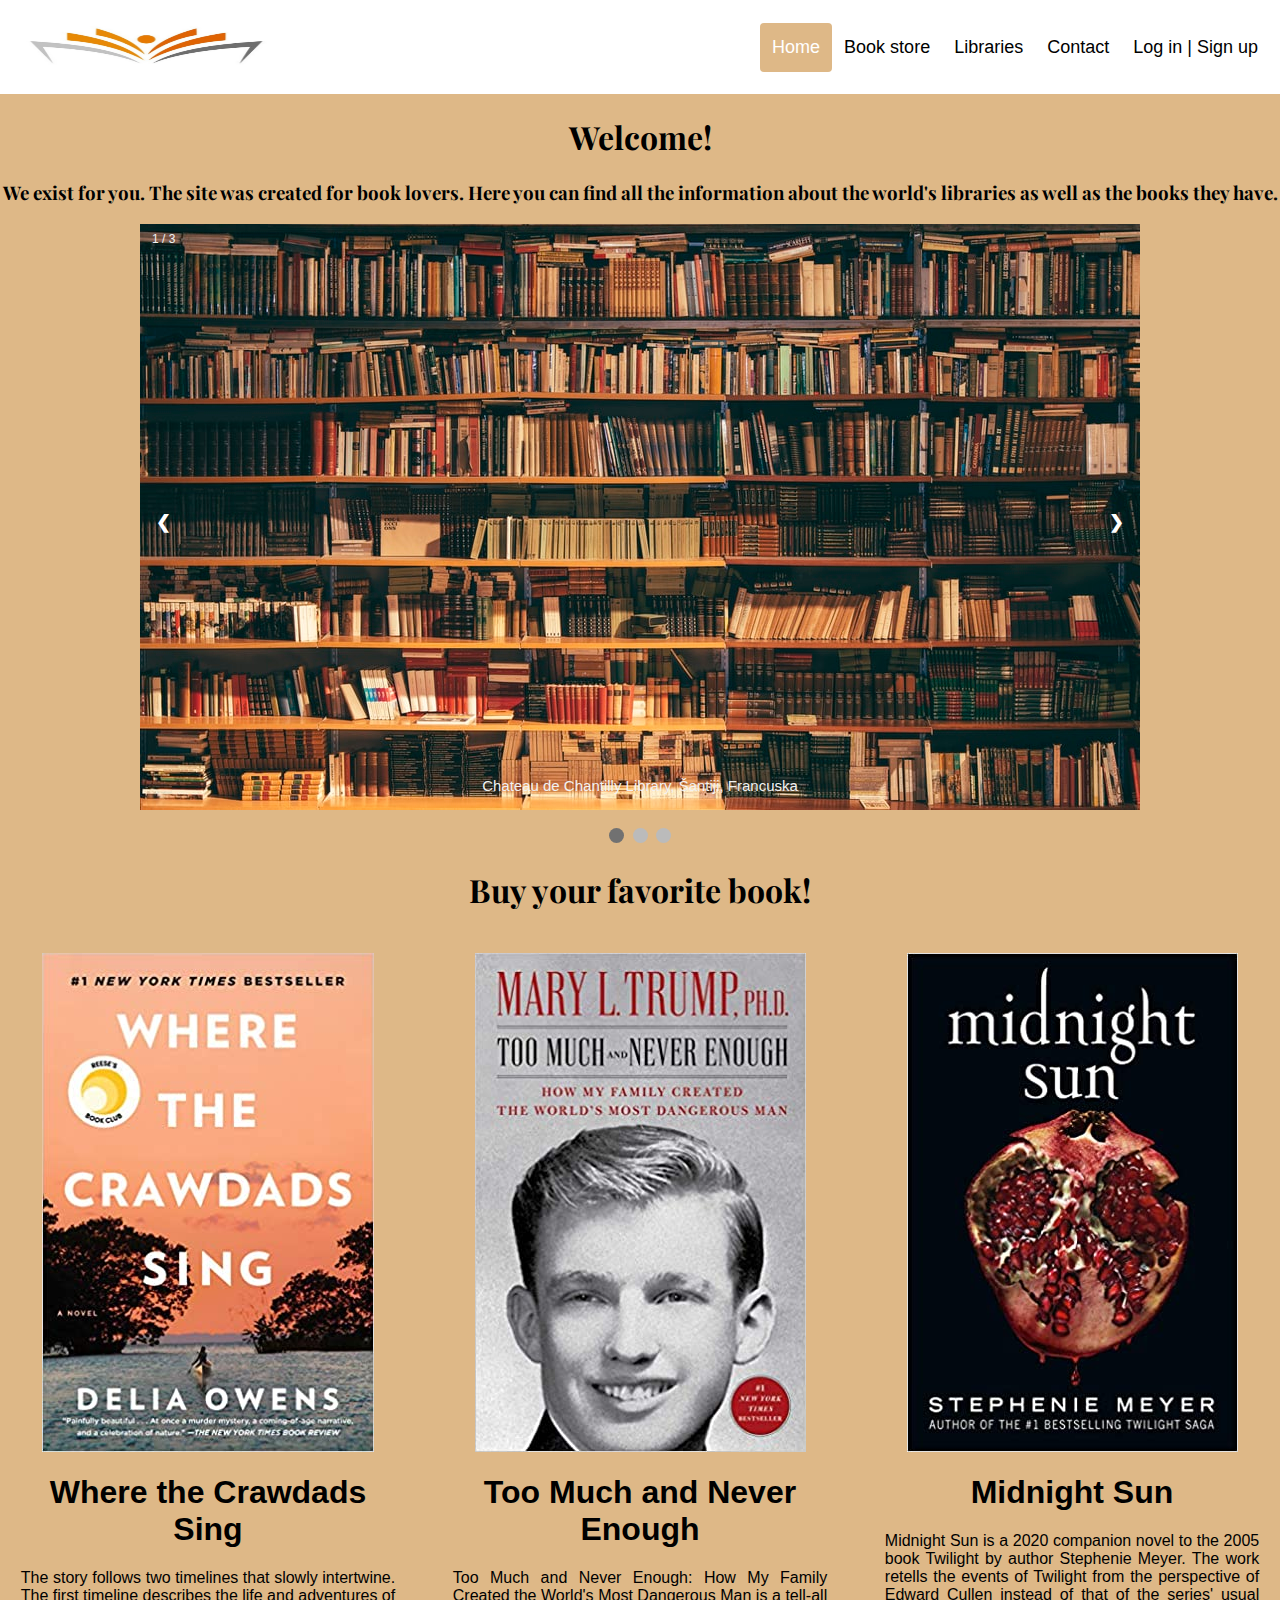
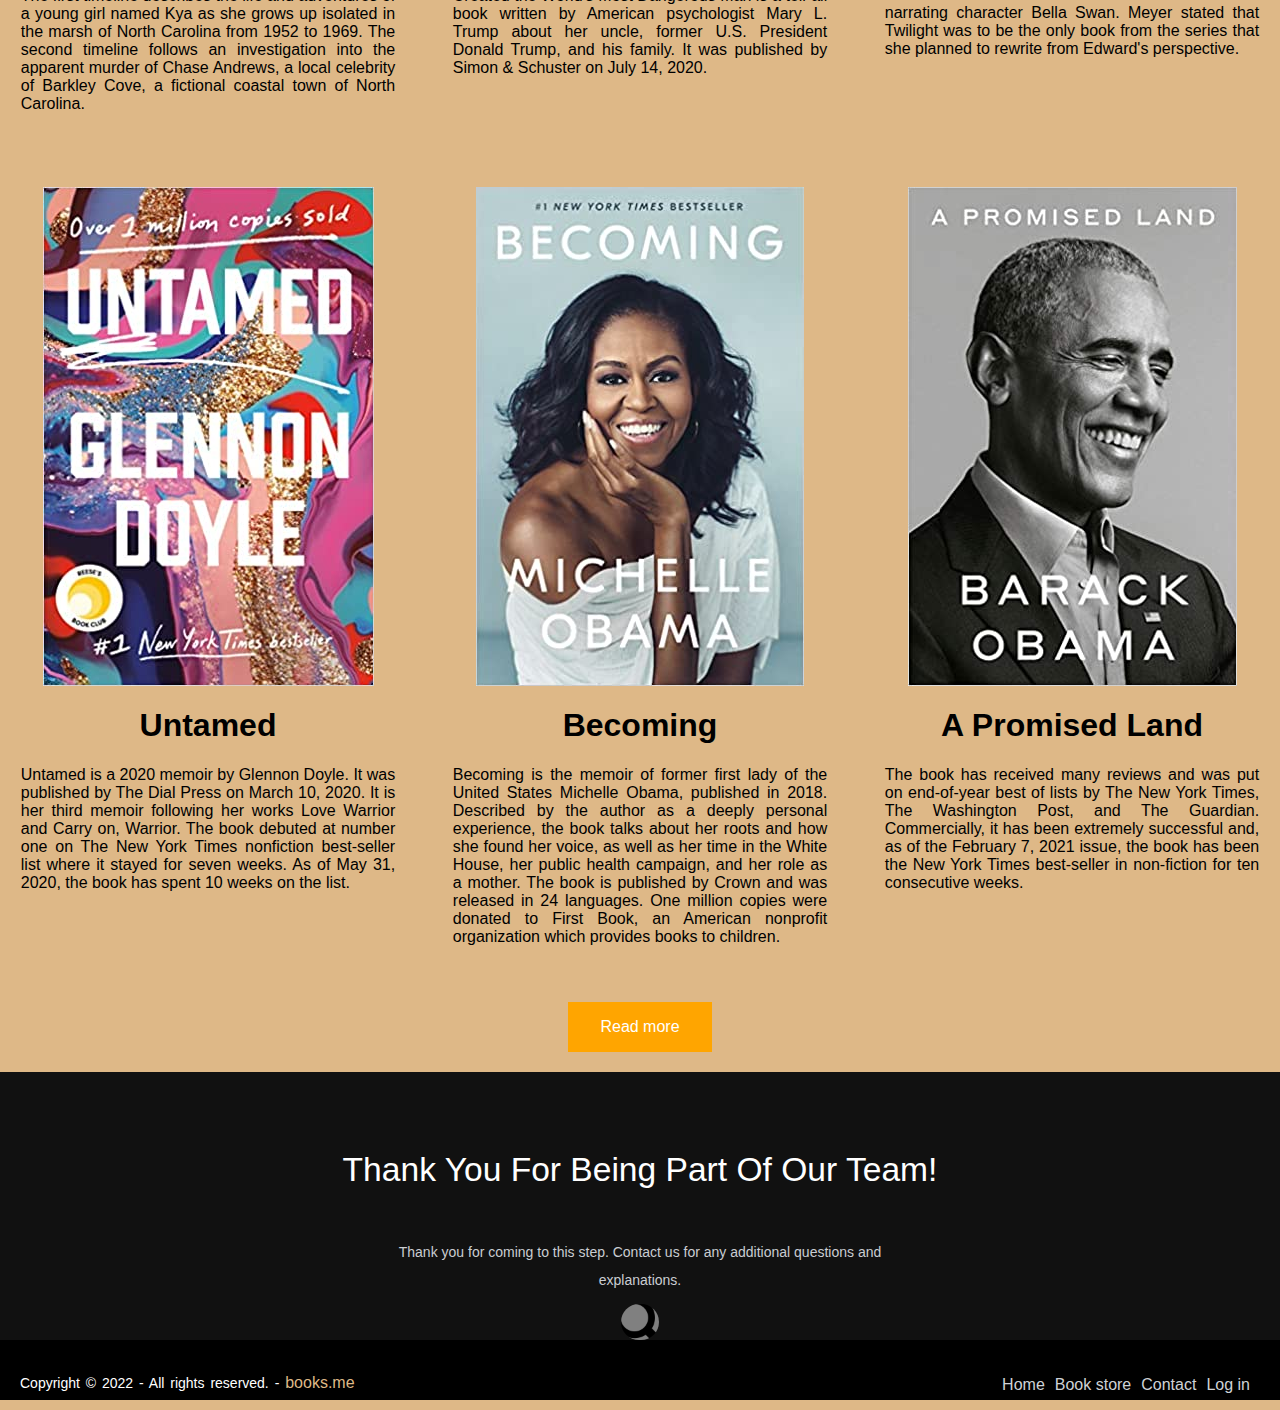
<file: index.html>
<!DOCTYPE html>
<html lang="en">

<head>

  <meta charset="UTF-8">
  <meta name="description" content="Project">
  <meta name="keywords" content="HTML, CSS, JavaScript">
  <meta name="author" content="Josif Vukicevic">
  <meta name="viewport" content="width=device-width, initial-scale=1.0">

  <title>Home</title>

  <link rel="stylesheet" href="style.css">
  <!-- Favicon -->
  <link rel="shortcut icon" href="favicon.png">
  <!-- Google fonts -->
  <link rel="preconnect" href="https://fonts.googleapis.com">
  <link rel="preconnect" href="https://fonts.gstatic.com" crossorigin>
  <link
    href="https://fonts.googleapis.com/css2?family=Dancing+Script&family=Macondo&family=Playfair+Display:ital@1&family=Satisfy&family=Square+Peg&display=swap"
    rel="stylesheet">
  <!-- Icon library -->
  <link rel="stylesheet" href="https://cdnjs.cloudflare.com/ajax/libs/font-awesome/4.7.0/css/font-awesome.min.css">
</head>

<body>
  <div class="header">
    <a href="index.html" class="logo"><img src="Images/logo.jpg" class="logo_header" alt="Error"></a>
    <div class="header-right">
      <a class="active" href="">Home</a>
      <a href="book_store.html">Book store</a>
      <a href="#">Libraries</a>
      <a href="contact.html">Contact</a>
      <a href="logIn.html">Log in | Sign up</a>
    </div>
  </div>

  <div>
    <h1 class="heading_01">Welcome!</h1>
    <h3 class="heading_01">We exist for you. The site was created for book lovers.
      Here you can find all the information about the world's libraries
      as well as the books they have.</h3>
  </div>

  <div class="slideshow-container">

    <div class="mySlides fade">
      <div class="numbertext">1 / 3</div>
      <a href="library_01.html"><img src="Images/book_01.jpg" style="width:100%" alt="Error"></a>
      <div class="text">Chateau de Chantilly Library, Šantiji, Francuska</div>
    </div>

    <div class="mySlides fade">
      <div class="numbertext">2 / 3</div>
      <a href="library_02.html"><img src="Images/book_02.jpg" style="width:100%" alt="Error"></a>
      <div class="text">Stockholm Public Library, Stokholm</div>
    </div>

    <div class="mySlides fade">
      <div class="numbertext">3 / 3</div>
      <a href="library_03.html"><img src="Images/book_03.jpg" style="width:100%" alt="Error"></a>
      <div class="text">Bodleian Library, Oksford, UK</div>
    </div>

    <a class="prev" onclick="plusSlides(-1)">❮</a>
    <a class="next" onclick="plusSlides(1)">❯</a>

  </div>
  <br>

  <div style="text-align:center">
    <span class="dot" onclick="currentSlide(1)"></span>
    <span class="dot" onclick="currentSlide(2)"></span>
    <span class="dot" onclick="currentSlide(3)"></span>
  </div>

  <h1 class="heading_01">Buy your favorite book!</h1>

  <div class="box_one">
    <div>
      <img src="Images/buy_book01.png" class="image" alt="">
      <h1>Where the Crawdads Sing</h1>
      <p>The story follows two timelines that slowly intertwine. The first timeline describes the life and 
        adventures of a young girl named Kya as she grows up isolated in the marsh of North Carolina 
        from 1952 to 1969. The second timeline follows an investigation into the apparent murder of Chase Andrews, 
        a local celebrity of Barkley Cove, a fictional coastal town of North Carolina.</p>
    </div>
    <div>
      <img src="Images/buy_book02.jpg" class="imagess" alt="">

      <h1>Too Much and Never Enough</h1>
      <p>Too Much and Never Enough: How My Family Created the World's Most Dangerous Man is a tell-all 
        book written by American psychologist Mary L. Trump about her uncle, former U.S. President Donald Trump, 
        and his family. It was published by Simon & Schuster on July 14, 2020.</p>
    </div>
    <div>
      <img src="Images/buy_book03.jpg" class="images" alt="">
      <h1>Midnight Sun</h1>
      <p>Midnight Sun is a 2020 companion novel to the 2005 book Twilight by author Stephenie Meyer. 
        The work retells the events of Twilight from the perspective of Edward Cullen instead 
        of that of the series' usual narrating character Bella Swan. Meyer stated that Twilight was 
        to be the only book from the series that she planned to rewrite from Edward's perspective.</p>
    </div>
    <div>
      <img src="Images/buy_book04.jpg" class="images" alt="">
      <h1>Untamed</h1>
      <p>Untamed is a 2020 memoir by Glennon Doyle. It was published by The Dial Press on March 10, 2020. 
        It is her third memoir following her works Love Warrior and Carry on, Warrior. 
        The book debuted at number one on The New York Times nonfiction best-seller list 
        where it stayed for seven weeks. As of May 31, 2020, the book has spent 10 weeks on the list.</p>
    </div>
    <div>
      <img src="Images/buy_book05.jpg" class="images" alt="">
      <h1>Becoming</h1>
      <p>Becoming is the memoir of former first lady of the United States Michelle Obama, published in 2018. 
        Described by the author as a deeply personal experience, the book talks about her roots and 
        how she found her voice, as well as her time in the White House, her public health campaign, 
        and her role as a mother. The book is published by Crown and was released in 24 languages. 
        One million copies were donated to First Book, an American nonprofit organization 
        which provides books to children.</p>
    </div>
    <div>
      <img src="Images/buy_book06.jpg" class="images" alt="">
      <h1>A Promised Land</h1>
      <p>The book has received many reviews and was put on end-of-year best of lists by The New York Times, 
        The Washington Post, and The Guardian. Commercially, it has been extremely successful and, 
        as of the February 7, 2021 issue, the book has been the New York Times best-seller 
        in non-fiction for ten consecutive weeks.</p>
    </div>
  </div>

  <!-- Read more - modal window -->

  <!-- Trigger/Open The Modal -->
  <div class="button-section">
    <button id="myBtn">Read more</button>
  </div>
  <!-- The Modal -->
  <div id="myModal" class="modal">

    <!-- Modal content -->
    <div class="modal-content">
      <div class="modal-header">
        <span class="close">&times;</span>
        <h2 class="heading_center">Visit our bookstore.</h2>
      </div>
      <div class="modal-body">
        <p>We present you with the six best-selling works this year, while on our "Bookstore" page you can find all the new works of famous writers. You can also order a book via the page or read it in pdf format. The price of the book depends on the option he chooses.
          For all additional questions and explanations, contact us via the contact form and our admins will answer you as soon as possible.</p>
        <p>Thank you for being part of our community!</p>
        <p><a href="book_store.html">Visit our bookstore!</a></p>
      </div>
    </div>

  </div>

  <footer>
    <div class="footer-content">
      <h3>Thank you for being part of our team!</h3>

      <p>Thank you for coming to this step. Contact us for any additional questions and explanations.</p>
      <!--
                          <ul class="socials">
                              <li><a href="#"><i class="fa fa-facebook"></i></a></li>
                              <li><a href="#"><i class="fa fa-twitter"></i></a></li>
                              <li><a href="#"><i class="fa fa-google-plus"></i></a></li>
                              <li><a href="#"><i class="fa fa-youtube"></i></a></li>
                              <li><a href="#"><i class="fa fa-linkedin-square"></i></a></li>
                          </ul>
          -->

      <!-- Search button (Pretraga) -->
      <input type="search" class="search" placeholder="Pretraga">

    </div>
    <div class="footer-bottom">
      <p>Copyright &copy; 2022 - All rights reserved. - <a href="index.html">books.me</a> </p>
      <div class="footer-menu">
        <ul class="f-menu">
          <li><a href="index.html">Home</a></li>
          <li><a href="book_store.html">Book store</a></li>
          <li><a href="contact.html">Contact</a></li>
          <li><a href="logIn.html">Log in</a></li>
        </ul>
      </div>
    </div>

  </footer>

  <!-- JavaScript files -->
  <script src="script.js"></script>
  <script src="script_for_modal_window.js"></script>

</body>

</html>
</file>
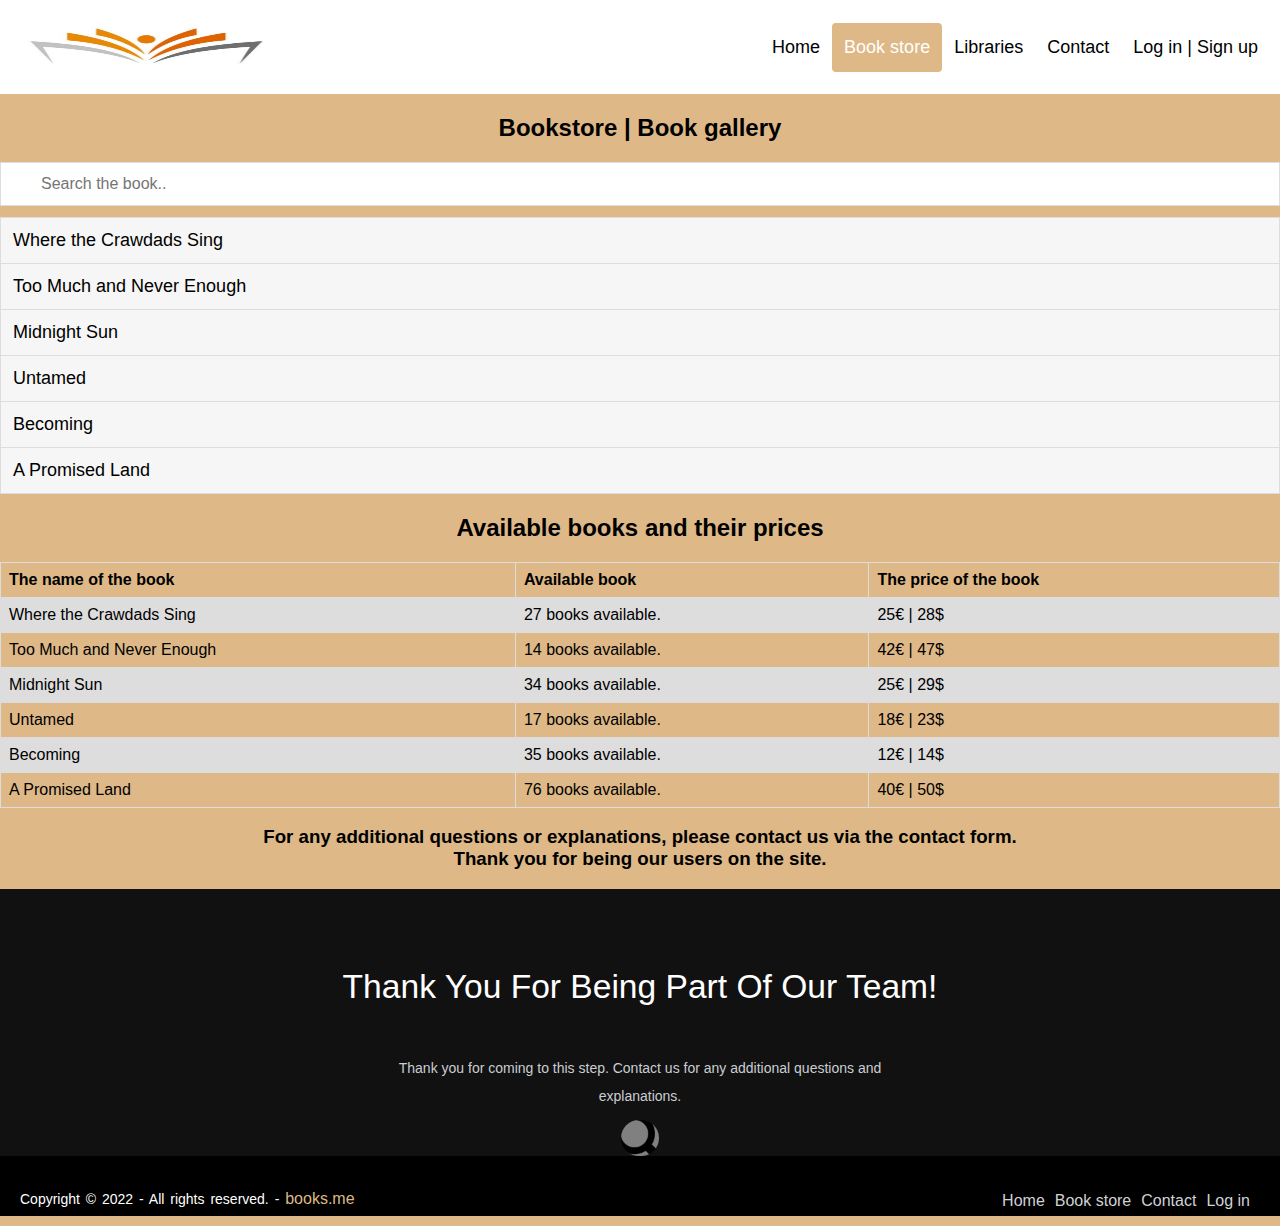
<file: book_store.html>
<!DOCTYPE html>
<html lang="en">

<head>

  <meta charset="UTF-8">
  <meta name="description" content="Project">
  <meta name="keywords" content="HTML, CSS, JavaScript">
  <meta name="author" content="Josif Vukicevic">
  <meta name="viewport" content="width=device-width, initial-scale=1.0">

  <title>Bookstore</title>

  <link rel="stylesheet" href="style.css">
  <link rel="shortcut icon" href="Images/favicon.ico">
  <link rel="stylesheet" href="style_for_filter_search.css">
</head>

  <body>
    <div class="header">
      <a href="index.html" class="logo"><img src="Images/logo.jpg" class="logo_header" alt="Error"></a>
      <div class="header-right">
        <a href="index.html">Home</a>
        <a class="active" href="book_store.html">Book store</a>
        <a href="#">Libraries</a>
        <a href="contact.html">Contact</a>
        <a href="logIn.html">Log in | Sign up</a>
      </div>
    </div>

    <h2 class="available_books">Bookstore | Book gallery</h2>

    <input type="text" id="myInput" onkeyup="myFunction()" placeholder="Search the book.." title="Type in a name">

    <ul id="myUL">
      <li><a href="#">Where the Crawdads Sing</a></li>
      <li><a href="#">Too Much and Never Enough</a></li>

      <li><a href="#">Midnight Sun</a></li>
      <li><a href="#">Untamed</a></li>

      <li><a href="#">Becoming</a></li>
      <li><a href="#">A Promised Land</a></li>
    </ul>

    <h2 class="available_books">Available books and their prices</h2>

    <table>
      <tr>
        <th>The name of the book</th>
        <th>Available book</th>
        <th>The price of the book</th>
      </tr>
      <tr>
        <td>Where the Crawdads Sing</td>
        <td>27 books available.</td>
        <td>25€ | 28$</td>
      </tr>
      <tr>
        <td>Too Much and Never Enough</td>
        <td>14 books available.</td>
        <td>42€ | 47$</td>
      </tr>
      <tr>
        <td>Midnight Sun</td>
        <td>34 books available.</td>
        <td>25€ | 29$</td>
      </tr>
      <tr>
        <td>Untamed</td>
        <td>17 books available.</td>
        <td>18€ | 23$</td>
      </tr>
      <tr>
        <td>Becoming</td>
        <td>35 books available.</td>
        <td>12€ | 14$</td>
      </tr>
      <tr>
        <td>A Promised Land</td>
        <td>76 books available.</td>
        <td>40€ | 50$</td>
      </tr>
    </table>

    <h3 class="available_books">For any additional questions or explanations, please contact us via the contact form.
      <br>Thank you for being our users on the site.</h3>

    <footer>
      <div class="footer-content">
        <h3>Thank you for being part of our team!</h3>

        <p>Thank you for coming to this step. Contact us for any additional questions and explanations.</p>
        <!--
                              <ul class="socials">
                                  <li><a href="#"><i class="fa fa-facebook"></i></a></li>
                                  <li><a href="#"><i class="fa fa-twitter"></i></a></li>
                                  <li><a href="#"><i class="fa fa-google-plus"></i></a></li>
                                  <li><a href="#"><i class="fa fa-youtube"></i></a></li>
                                  <li><a href="#"><i class="fa fa-linkedin-square"></i></a></li>
                              </ul>
              -->

        <!-- Search button (Pretraga) -->
        <input type="search" class="search" placeholder="Pretraga">

      </div>
      <div class="footer-bottom">
        <p>Copyright &copy; 2022 - All rights reserved. - <a href="index.html">books.me</a> </p>
        <div class="footer-menu">
          <ul class="f-menu">
            <li><a href="index.html">Home</a></li>
            <li><a href="book_store.html">Book store</a></li>
            <li><a href="contact.html">Contact</a></li>
            <li><a href="logIn.html">Log in</a></li>
          </ul>
        </div>
      </div>

    </footer>

    <script src="script_for_filter_search.js"></script>
  </body>

</html>
</file>
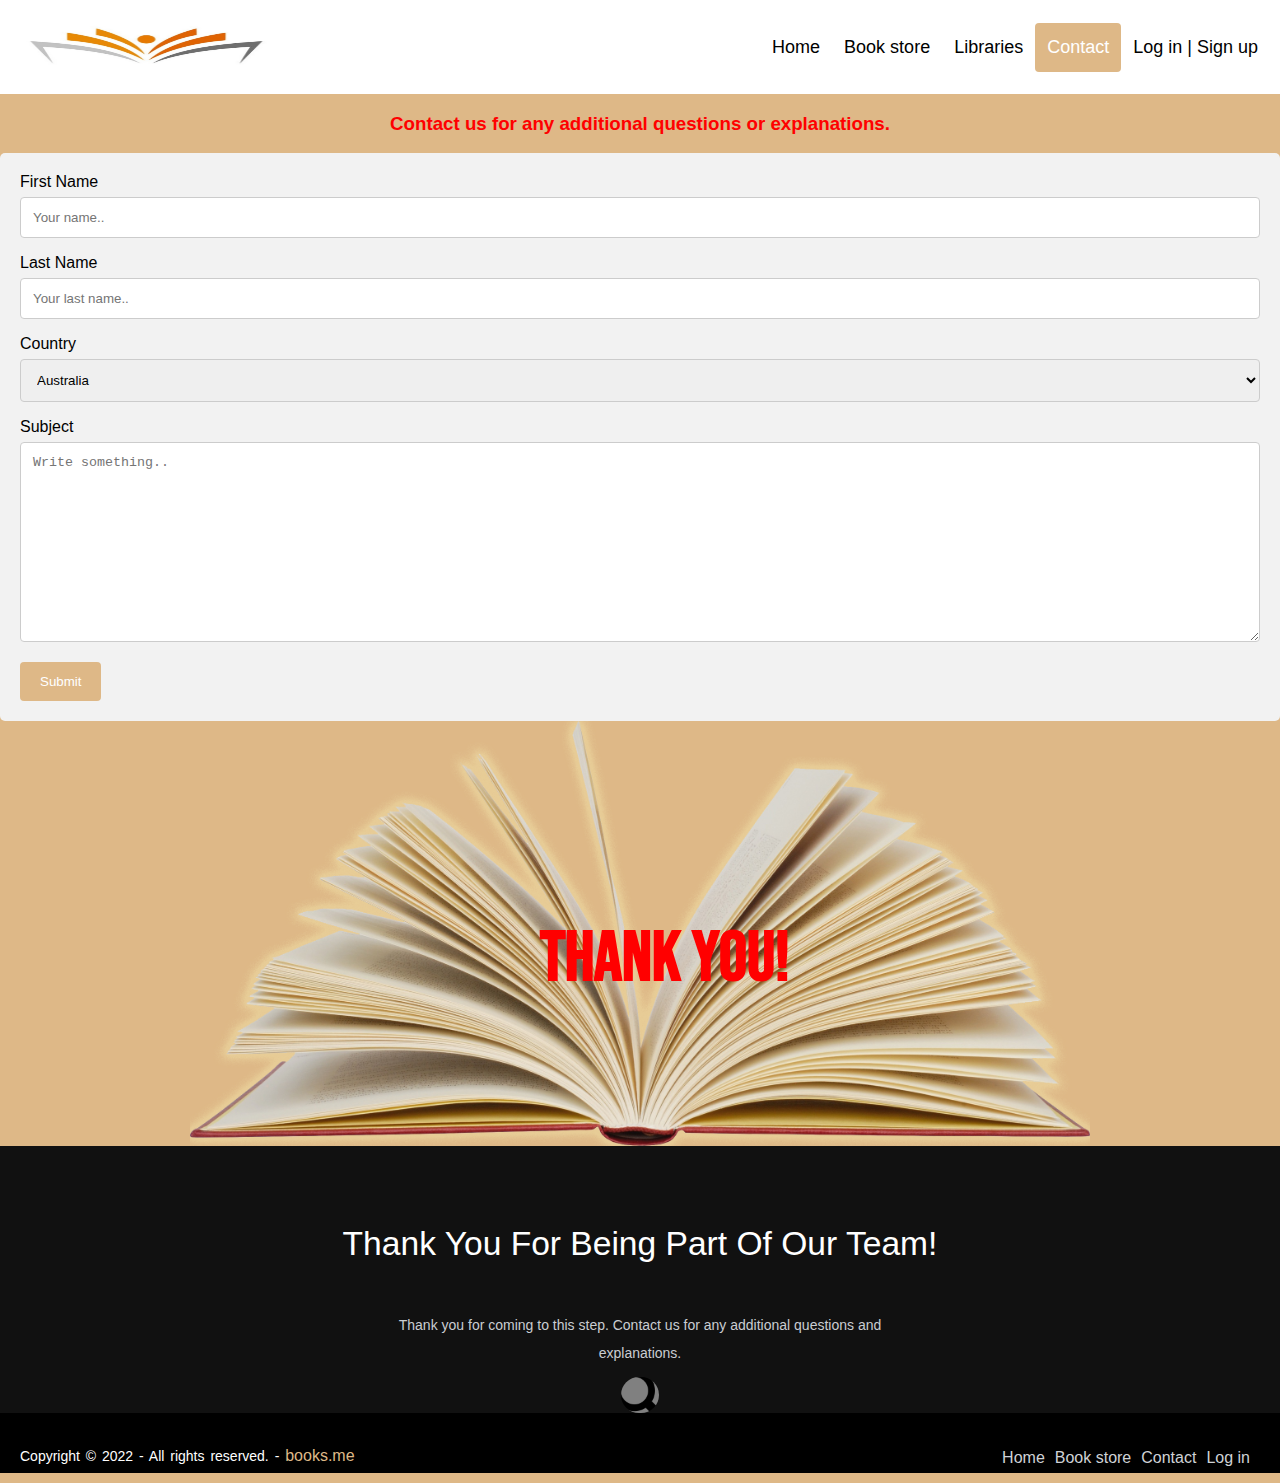
<file: contact.html>
<!DOCTYPE html>
<html lang="en">
<head>

    <meta charset="UTF-8">
    <meta name="description" content="Project">
    <meta name="keywords" content="HTML, CSS, JavaScript">
    <meta name="author" content="Josif Vukicevic">
    <meta name="viewport" content="width=device-width, initial-scale=1.0">

    <title>Contact</title>

    <!-- Favicon -->
    <link rel="shortcut icon" href="Images/favicon.ico">
    <!-- CSS files -->
    <link rel="stylesheet" href="style.css">
    <link rel="stylesheet" href="style_for_contact.css">
    <!-- Animations -->
    <link rel="stylesheet" href="https://cdnjs.cloudflare.com/ajax/libs/animate.css/4.1.1/animate.min.css"/>
    <!-- Google fonts -->
    <link rel="preconnect" href="https://fonts.googleapis.com">
    <link rel="preconnect" href="https://fonts.gstatic.com" crossorigin>
    <link href="https://fonts.googleapis.com/css2?family=Bebas+Neue&family=Dancing+Script&family=Macondo&family=Playfair+Display:ital@1&family=Satisfy&family=Square+Peg&display=swap" rel="stylesheet">
</head>

<body>
    <div class="header">
        <a href="index.html" class="logo"><img src="Images/logo.jpg" class="logo_header" alt="Error"></a>
        <div class="header-right">
          <a href="index.html">Home</a>
          <a href="book_store.html">Book store</a>
          <a href="#">Libraries</a>
          <a class="active" href="contact.html">Contact</a>
          <a href="logIn.html">Log in | Sign up</a>
        </div>
      </div>

    <h3 style="text-align: center; color: red;" class="animate__animated animate__heartBeat">Contact us for any additional questions or explanations.</h3>

<div class="container">
  <form action="/action_page.php">
    <label for="fname">First Name</label>
    <input type="text" id="fname" name="firstname" placeholder="Your name..">

    <label for="lname">Last Name</label>
    <input type="text" id="lname" name="lastname" placeholder="Your last name..">

    <label for="country">Country</label>
    <select id="country" name="country">
      <option value="australia">Australia</option>
      <option value="canada">Canada</option>
      <option value="usa">USA</option>
      <option value="montenegro">Montenegro</option>
      <option value="serbia">Serbia</option>
      <option value="croation">Croation</option>
      <option value="albania">Albania</option>
      <option value="macedonia">Macedonia</option>
    </select>

    <label for="subject">Subject</label>
    <textarea id="subject" name="subject" placeholder="Write something.." style="height:200px"></textarea>

    <input type="submit" value="Submit">
  </form>
</div>

<img src="Images/book_04.png" class="book_04" alt="Error">
<h1 class="thank_you">Thank you!</h1>

<footer>
    <div class="footer-content">
      <h3>Thank you for being part of our team!</h3>
      
      <p>Thank you for coming to this step. Contact us for any additional questions and explanations.</p>
      <!--
                      <ul class="socials">
                          <li><a href="#"><i class="fa fa-facebook"></i></a></li>
                          <li><a href="#"><i class="fa fa-twitter"></i></a></li>
                          <li><a href="#"><i class="fa fa-google-plus"></i></a></li>
                          <li><a href="#"><i class="fa fa-youtube"></i></a></li>
                          <li><a href="#"><i class="fa fa-linkedin-square"></i></a></li>
                      </ul>
      -->

       <!-- Search button (Pretraga) -->
      <input type="search" class="search" placeholder="Pretraga">
      
    </div>
    <div class="footer-bottom">
      <p>Copyright &copy; 2022 - All rights reserved. - <a href="index.html">books.me</a> </p>
      <div class="footer-menu">
        <ul class="f-menu">
          <li><a href="index.html">Home</a></li>
          <li><a href="book_store.html">Book store</a></li>
          <li><a href="contact.html">Contact</a></li>
          <li><a href="logIn.html">Log in</a></li>
        </ul>
      </div>
    </div>

  </footer>

</body>

</html>
</file>
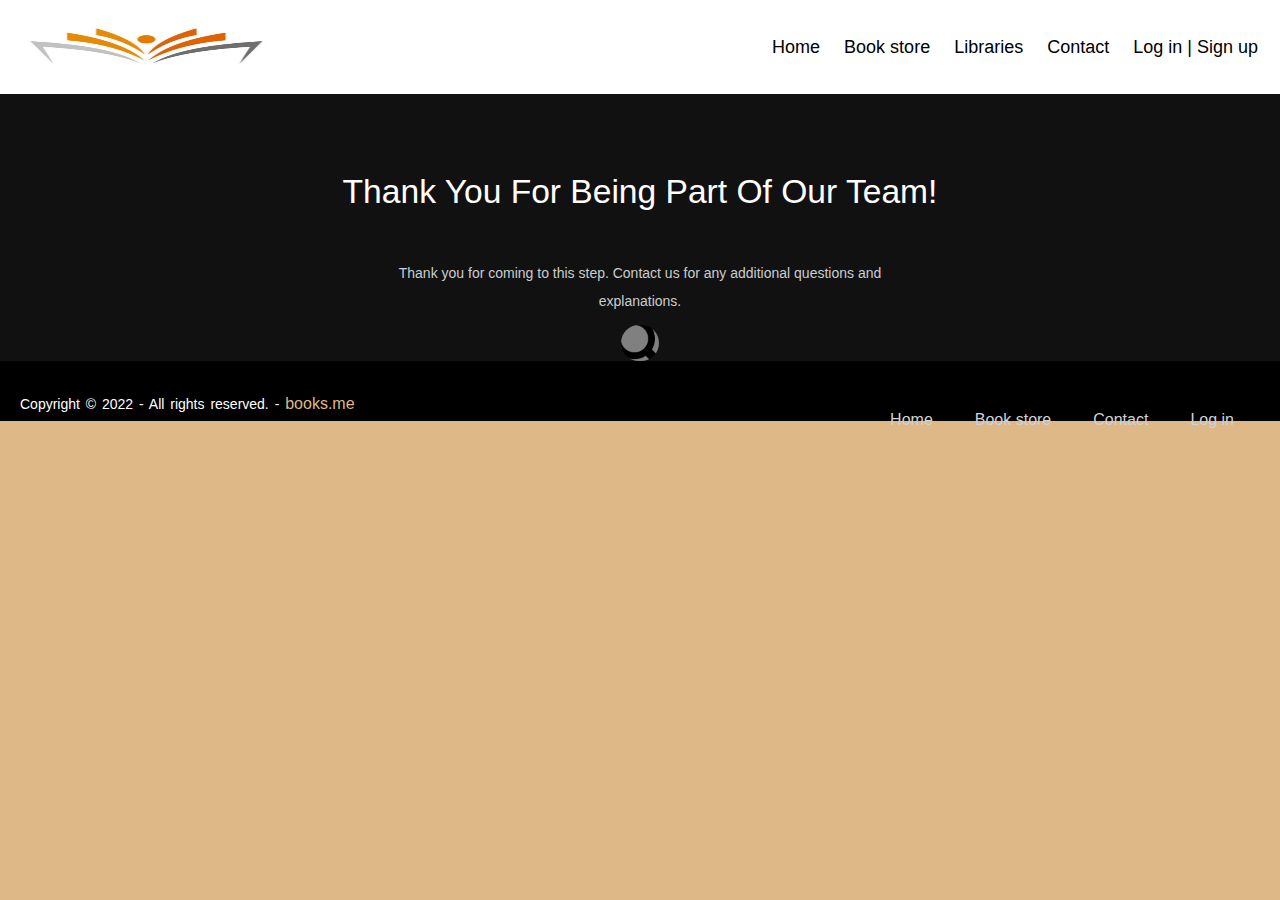
<file: library_01.html>
<!DOCTYPE html>
<html lang="en">
<head>

    <meta charset="UTF-8">
    <meta name="description" content="Project">
    <meta name="keywords" content="HTML, CSS, JavaScript">
    <meta name="author" content="Josif Vukicevic">
    <meta name="viewport" content="width=device-width, initial-scale=1.0">

    <title>Library 1</title>
    
    <link rel="stylesheet" href="style.css">
    <link rel="shortcut icon" href="Images/favicon.ico">

    <style>



.dropdown {
  float: left;
}

li a, .dropbtn {
  display: inline-block;
  color: white;
  text-align: center;
  padding: 14px 16px;
  text-decoration: none;
}


li.dropdown {
  display: inline-block;
}

.dropdown-content {
  display: none;
  position: absolute;
  background-color: #f9f9f9;
  min-width: 160px;
  box-shadow: 0px 8px 16px 0px rgba(0,0,0,0.2);
  z-index: 1;
}

.dropdown-content a {
  color: black;
  padding: 12px 16px;
  text-decoration: none;
  display: block;
  text-align: left;
}

.dropdown-content a:hover {background-color: #f1f1f1;}

.dropdown:hover .dropdown-content {
  display: block;
}

</style>

</head>

<body>
    <div class="header">
        <a href="index.html" class="logo"><img src="Images/logo.jpg" class="logo_header"></a>
        <div class="header-right">
          <a href="index.html">Home</a>
          <a href="book_store.html">Book store</a>
          <li class="dropdown">
          <a href="javascript:void(0)" class="dropbtn">Libraries</a>
          <div class="dropdown-content">
                <a href="library_01.html">Library 1</a>
                <a href="library_02.html">Library 2</a>
                <a href="library_03.html">Library 3</a>
          </div>
          </li>
          <a href="contact.html">Contact</a>
          <a href="logIn.html">Log in | Sign up</a>
        </div>
      </div>




      <footer>
    <div class="footer-content">
      <h3>Thank you for being part of our team!</h3>
      
      <p>Thank you for coming to this step. Contact us for any additional questions and explanations.</p>
      <!--
                      <ul class="socials">
                          <li><a href="#"><i class="fa fa-facebook"></i></a></li>
                          <li><a href="#"><i class="fa fa-twitter"></i></a></li>
                          <li><a href="#"><i class="fa fa-google-plus"></i></a></li>
                          <li><a href="#"><i class="fa fa-youtube"></i></a></li>
                          <li><a href="#"><i class="fa fa-linkedin-square"></i></a></li>
                      </ul>
      -->

       <!-- Search button (Pretraga) -->
      <input type="search" class="search" placeholder="Pretraga">
      
    </div>
    <div class="footer-bottom">
      <p>Copyright &copy; 2022 - All rights reserved. - <a href="index.html">books.me</a> </p>
      <div class="footer-menu">
        <ul class="f-menu">
          <li><a href="index.html">Home</a></li>
          <li><a href="book_store.html">Book store</a></li>
          <li><a href="contact.html">Contact</a></li>
          <li><a href="logIn.html">Log in</a></li>
        </ul>
      </div>
    </div>

  </footer>

</body>

</html>
</file>
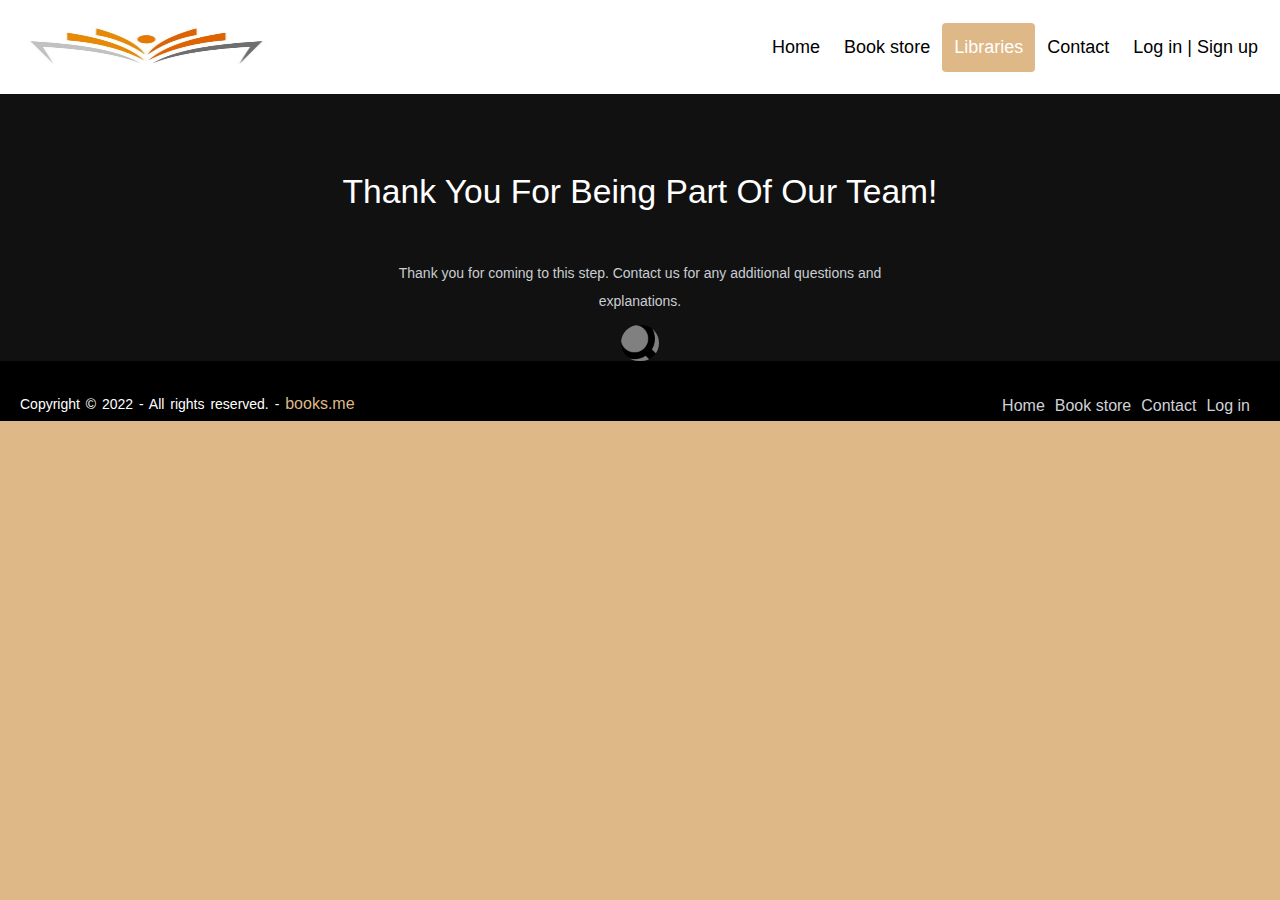
<file: library_02.html>
<!DOCTYPE html>
<html lang="en">
<head>

    <meta charset="UTF-8">
    <meta name="description" content="Project">
    <meta name="keywords" content="HTML, CSS, JavaScript">
    <meta name="author" content="Josif Vukicevic">
    <meta name="viewport" content="width=device-width, initial-scale=1.0">

    <link rel="stylesheet" href="style.css">
    <link rel="shortcut icon" href="Images/favicon.ico">

    <title>Library 2</title>

</head>

<body>

    <div class="header">
        <a href="index.html" class="logo"><img src="Images/logo.jpg" class="logo_header"></a>
        <div class="header-right">
          <a href="index.html">Home</a>
          <a href="book_store.html">Book store</a>
          <a class="active" href="#">Libraries</a>
          <a href="contact.html">Contact</a>
          <a href="logIn.html">Log in | Sign up</a>
        </div>
      </div>




      <footer>
    <div class="footer-content">
      <h3>Thank you for being part of our team!</h3>
      
      <p>Thank you for coming to this step. Contact us for any additional questions and explanations.</p>
      <!--
                      <ul class="socials">
                          <li><a href="#"><i class="fa fa-facebook"></i></a></li>
                          <li><a href="#"><i class="fa fa-twitter"></i></a></li>
                          <li><a href="#"><i class="fa fa-google-plus"></i></a></li>
                          <li><a href="#"><i class="fa fa-youtube"></i></a></li>
                          <li><a href="#"><i class="fa fa-linkedin-square"></i></a></li>
                      </ul>
      -->

       <!-- Search button (Pretraga) -->
      <input type="search" class="search" placeholder="Pretraga">
      
    </div>
    <div class="footer-bottom">
      <p>Copyright &copy; 2022 - All rights reserved. - <a href="index.html">books.me</a> </p>
      <div class="footer-menu">
        <ul class="f-menu">
          <li><a href="index.html">Home</a></li>
          <li><a href="book_store.html">Book store</a></li>
          <li><a href="contact.html">Contact</a></li>
          <li><a href="logIn.html">Log in</a></li>
        </ul>
      </div>
    </div>

  </footer>

</body>

</html>
</file>
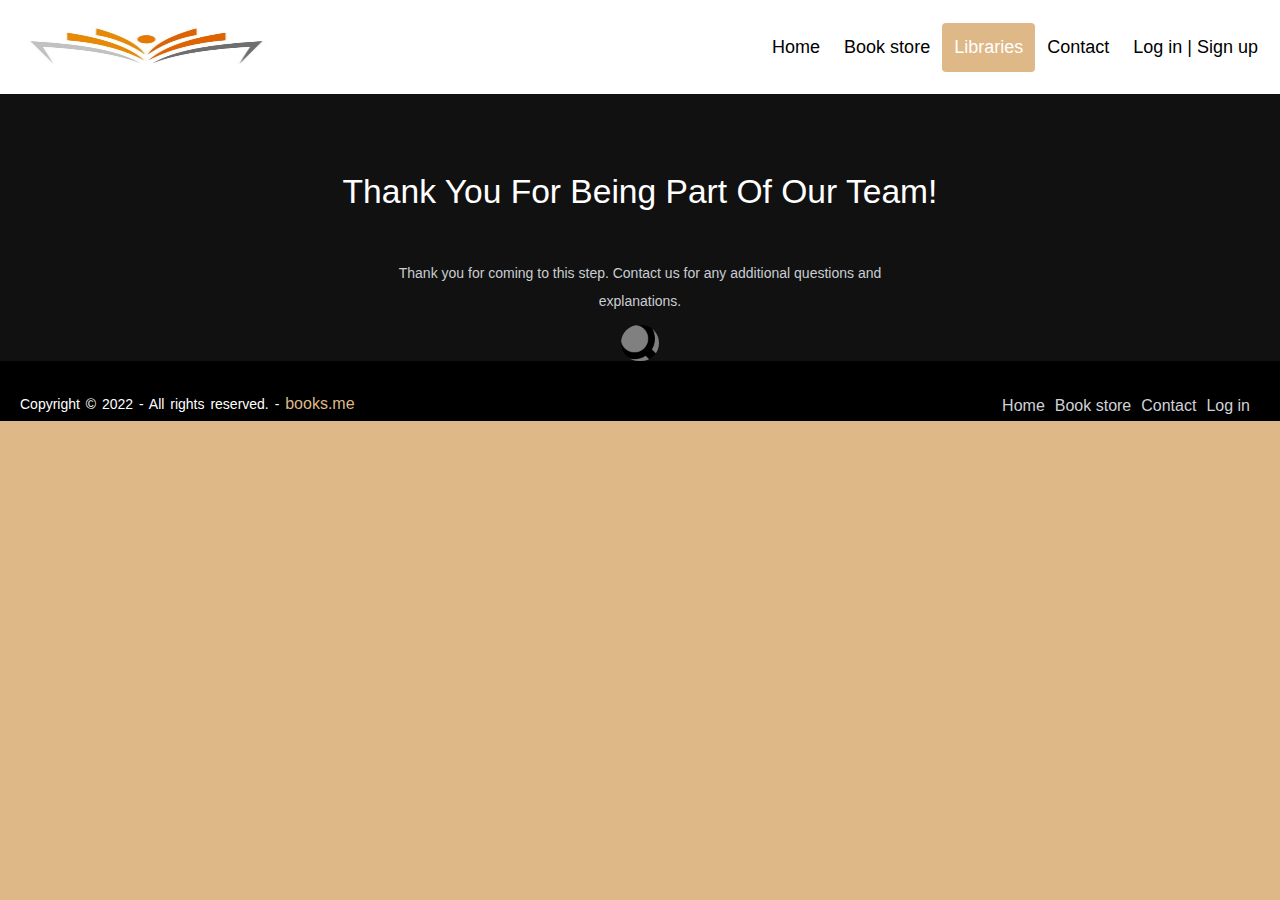
<file: library_03.html>
<!DOCTYPE html>
<html lang="en">
<head>

    <meta charset="UTF-8">
    <meta name="description" content="Project">
    <meta name="keywords" content="HTML, CSS, JavaScript">
    <meta name="author" content="Josif Vukicevic">
    <meta name="viewport" content="width=device-width, initial-scale=1.0">

    <link rel="stylesheet" href="style.css">
    <link rel="shortcut icon" href="Images/favicon.ico">

    <title>Library 3</title>

</head>

<body>

    <div class="header">
        <a href="index.html" class="logo"><img src="Images/logo.jpg" class="logo_header"></a>
        <div class="header-right">
          <a href="index.html">Home</a>
          <a href="book_store.html">Book store</a>
          <a class="active" href="#">Libraries</a>
          <a href="contact.html">Contact</a>
          <a href="logIn.html">Log in | Sign up</a>
        </div>
      </div>




      <footer>
    <div class="footer-content">
      <h3>Thank you for being part of our team!</h3>
      
      <p>Thank you for coming to this step. Contact us for any additional questions and explanations.</p>
      <!--
                      <ul class="socials">
                          <li><a href="#"><i class="fa fa-facebook"></i></a></li>
                          <li><a href="#"><i class="fa fa-twitter"></i></a></li>
                          <li><a href="#"><i class="fa fa-google-plus"></i></a></li>
                          <li><a href="#"><i class="fa fa-youtube"></i></a></li>
                          <li><a href="#"><i class="fa fa-linkedin-square"></i></a></li>
                      </ul>
      -->

       <!-- Search button (Pretraga) -->
      <input type="search" class="search" placeholder="Pretraga">
      
    </div>
    <div class="footer-bottom">
      <p>Copyright &copy; 2022 - All rights reserved. - <a href="index.html">books.me</a> </p>
      <div class="footer-menu">
        <ul class="f-menu">
          <li><a href="index.html">Home</a></li>
          <li><a href="book_store.html">Book store</a></li>
          <li><a href="contact.html">Contact</a></li>
          <li><a href="logIn.html">Log in</a></li>
        </ul>
      </div>
    </div>

  </footer>

</body>

</html>
</file>
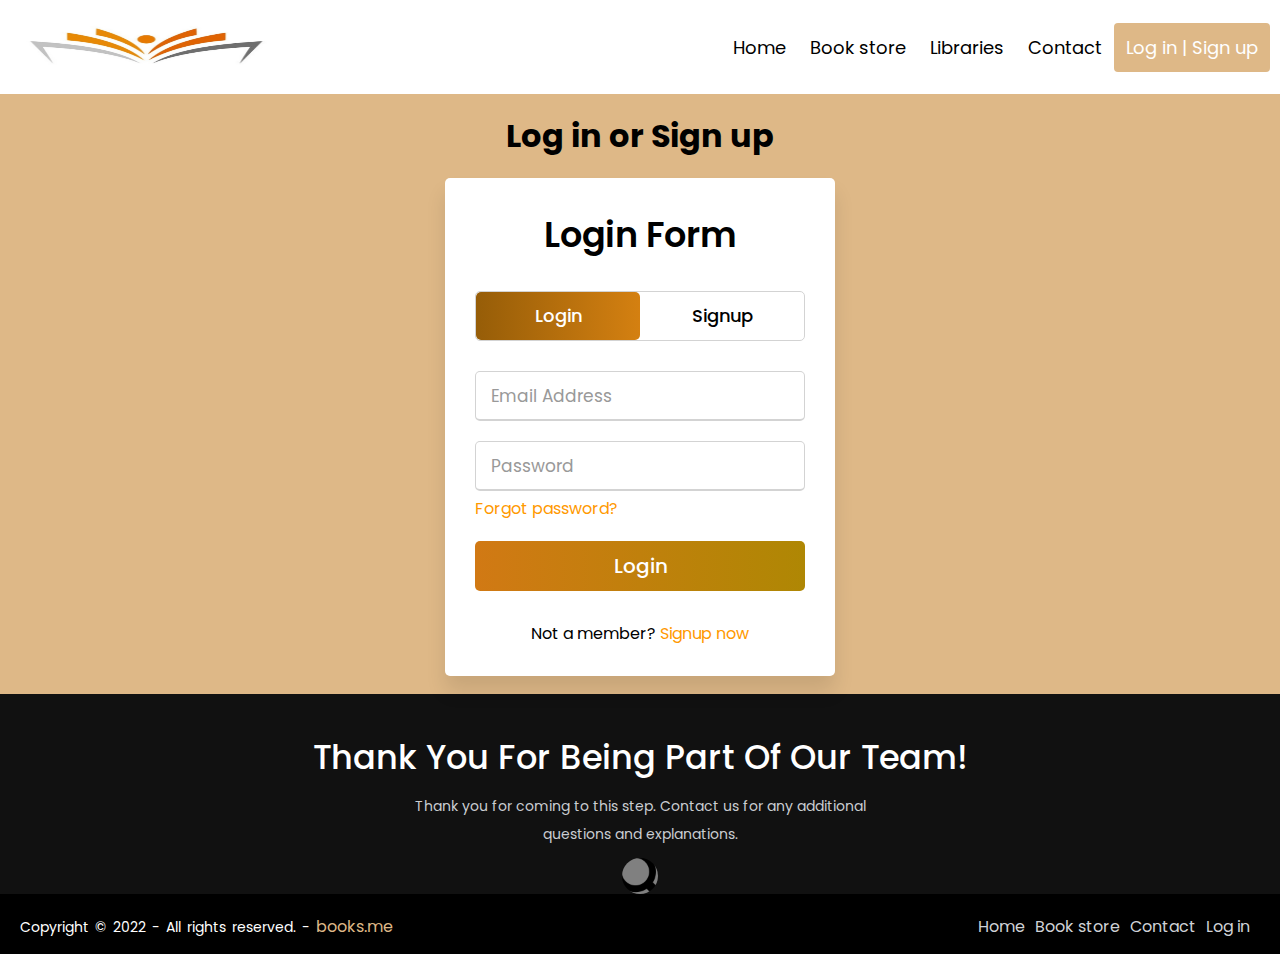
<file: logIn.html>
<!DOCTYPE html>
<html lang="en">
<head>

    <meta charset="UTF-8">
    <meta name="description" content="Project">
    <meta name="keywords" content="HTML, CSS, JavaScript">
    <meta name="author" content="Josif Vukicevic">
    <meta name="viewport" content="width=device-width, initial-scale=1.0">

    <title>Log In or Sign up</title>

    <link rel="stylesheet" href="style.css">
    <link rel="shortcut icon" href="Images/favicon.ico">
    <link rel="stylesheet" href="style_for_log_in.css">

</head>

    <body>
        <div class="header">
            <a href="index.html" class="logo"><img src="Images/logo.jpg" class="logo_header" alt="Error"></a>
            <div class="header-right">
              <a href="index.html">Home</a>
              <a href="#">Book store</a>
              <a href="#">Libraries</a>
              <a href="contact.html">Contact</a>
              <a class="active" href="logIn.html">Log in | Sign up</a>
            </div>
          </div>
          
          <br>
          <h1 class="center_center">Log in or Sign up</h1>
          <br>
          
          <div class="center_form">
          <div class="wrapper">
            <div class="title-text">
               <div class="title login">
                  Login Form
               </div>
               <div class="title signup">
                  Signup Form
               </div>
            </div>
            <div class="form-container">
               <div class="slide-controls">
                  <input type="radio" name="slide" id="login" checked>
                  <input type="radio" name="slide" id="signup">
                  <label for="login" class="slide login">Login</label>
                  <label for="signup" class="slide signup">Signup</label>
                  <div class="slider-tab"></div>
               </div>
               <div class="form-inner">
                  <form action="#" class="login">
                     <div class="field">
                        <input type="text" placeholder="Email Address" required>
                     </div>
                     <div class="field">
                        <input type="password" placeholder="Password" required>
                     </div>
                     <div class="pass-link">
                        <a href="#">Forgot password?</a>
                     </div>
                     <div class="field btn">
                        <div class="btn-layer"></div>
                        <input type="submit" value="Login">
                     </div>
                     <div class="signup-link">
                        Not a member? <a href="">Signup now</a>
                     </div>
                  </form>
                  <form action="#" class="signup">
                     <div class="field">
                        <input type="text" placeholder="Email Address" required>
                     </div>
                     <div class="field">
                        <input type="password" placeholder="Password" required>
                     </div>
                     <div class="field">
                        <input type="password" placeholder="Confirm password" required>
                     </div>
                     <div class="field btn">
                        <div class="btn-layer"></div>
                        <input type="submit" value="Signup">
                     </div>
                  </form>
               </div>
            </div>
         </div>
        </div>
        <br>


          <footer>
        <div class="footer-content">
          <h3>Thank you for being part of our team!</h3>
          
          <p>Thank you for coming to this step. Contact us for any additional questions and explanations.</p>
          <!--
                          <ul class="socials">
                              <li><a href="#"><i class="fa fa-facebook"></i></a></li>
                              <li><a href="#"><i class="fa fa-twitter"></i></a></li>
                              <li><a href="#"><i class="fa fa-google-plus"></i></a></li>
                              <li><a href="#"><i class="fa fa-youtube"></i></a></li>
                              <li><a href="#"><i class="fa fa-linkedin-square"></i></a></li>
                          </ul>
          -->
    
           <!-- Search button (Pretraga) -->
          <input type="search" class="search" placeholder="Pretraga">
          
        </div>
        <div class="footer-bottom">
          <p>Copyright &copy; 2022 - All rights reserved. - <a href="index.html">books.me</a> </p>
          <div class="footer-menu">
            <ul class="f-menu">
              <li><a href="index.html">Home</a></li>
              <li><a href="book_store.html">Book store</a></li>
              <li><a href="contact.html">Contact</a></li>
              <li><a href="logIn.html">Log in</a></li>
            </ul>
          </div>
        </div>
    
      </footer>

      <script src="script_for_log_in.js"></script>
</body>

</html>
</file>
<file: style.css>
.header img {
  float: left;
  width: 250px;
  height: 60px;
}

  /*footer*/
.footer-content img {
  float: center;
  width: 250px;
  height: 60px;
}
* {
  box-sizing: border-box;
}

body {
  margin: 0;
  font-family: Arial, Helvetica, sans-serif;
}

.header {
  overflow: hidden;
  /*Boja header pozadine (bijela)*/
  position: sticky;
  left: 0px;
  top: 0px;
  background-color: white;
  padding: 5px 10px;
  display: flex;
  justify-content: space-between;
  align-items: center;
  z-index: 999;
}

.header a {
  float: left;
  color: black;
  text-align: center;
  padding: 12px;
  text-decoration: none;
  font-size: 18px;
  line-height: 25px;
  border-radius: 4px;
}

.header a.logo {
  font-size: 25px;
  font-weight: bold;
}

.header a:hover {
  background-color: #ddd;
  color: black;
}

.header a.active {
  background-color: burlywood;
  color: white;
}

.header-right {
  float: right;
}

@media screen and (max-width: 500px) {
  .header a {
    float: none;
    display: block;
    text-align: left;
  }

  .header-right {
    float: none;
  }
}
footer {
  position: flex;
  bottom: 0;
  left: 0;
  background: #111;
  height: auto;
  width: 100%;
  padding-top: 40px;
  color: #fff;
}

.footer-content {
  display: flex;
  align-items: center;
  justify-content: center;
  flex-direction: column;
  text-align: center;
}

.footer-content h3 {
  font-size: 2.1rem;
  font-weight: 500;
  text-transform: capitalize;
  line-height: 3rem;
  color: #fff !important;
}

.footer-content p {
  max-width: 500px;
  margin: 10px auto;
  line-height: 28px;
  font-size: 14px;
  color: #cacdd2;
}

.footer-bottom {
  background: #000;
  width: 100%;
  padding: 20px;
  padding-bottom: 40px;
  text-align: center;
}

.footer-bottom p {
  float: left;
  font-size: 14px;
  word-spacing: 2px;

}

.footer-bottom p a {
  color: burlywood;
  font-size: 16px;
  text-decoration: none;
}

.footer-bottom span {
  text-transform: uppercase;
  opacity: .4;
  font-weight: 200;
}

.footer-menu {
  float: right;

}

.footer-menu ul {
  display: flex;
}

.footer-menu ul li {
  padding-right: 10px;
  display: block;
}

.footer-menu ul li a {
  color: #cfd2d6;
  text-decoration: none;
}

.footer-menu ul li a:hover {
  color: burlywood;
}

@media (max-width:500px) {
  .footer-menu ul {
    display: flex;
    margin-top: 10px;
    margin-bottom: 20px;
  }
}

.logo_footer {
  margin: 1em;
}

.search {
  border: none;

  height: 36px;
  width: 36px;
  border-radius: 18px;
  padding-left: 36px;

  background:
     url(Images/search.png) no-repeat -7px/50px, gray;

  cursor: pointer;
  
}

.search {
  transition-property: width, border-radius, box-shadow;
  transition-duration: 600ms;
  
}

.search:focus {
  width: 200px;
  border-radius: 15px;

  box-shadow: 0 0 0 2px rgba(230, 151, 5, 0.74);
  outline: none;

  cursor: auto;
}

/*Slider*/
* {box-sizing: border-box}
body {font-family: Verdana, sans-serif; margin:0}
.mySlides {display: none}
img {vertical-align: middle;}

/* Slideshow container */
.slideshow-container {
  max-width: 1000px;
  position: relative;
  margin: auto;
}

/* Next & previous buttons */
.prev, .next {
  cursor: pointer;
  position: absolute;
  top: 50%;
  width: auto;
  padding: 16px;
  margin-top: -22px;
  color: white;
  font-weight: bold;
  font-size: 18px;
  transition: 0.6s ease;
  border-radius: 0 3px 3px 0;
  user-select: none;
}

/* Position the "next button" to the right */
.next {
  right: 0;
  border-radius: 3px 0 0 3px;
}

/* On hover, add a black background color with a little bit see-through */
.prev:hover, .next:hover {
  background-color: rgba(0,0,0,0.8);
}

/* Caption text */
.text {
  color: #f2f2f2;
  font-size: 15px;
  padding: 8px 12px;
  position: absolute;
  bottom: 8px;
  width: 100%;
  text-align: center;
}

/* Number text (1/3 etc) */
.numbertext {
  color: #f2f2f2;
  font-size: 12px;
  padding: 8px 12px;
  position: absolute;
  top: 0;
}

/* The dots/bullets/indicators */
.dot {
  cursor: pointer;
  height: 15px;
  width: 15px;
  margin: 0 2px;
  background-color: #bbb;
  border-radius: 50%;
  display: inline-block;
  transition: background-color 0.6s ease;
}

.active, .dot:hover {
  background-color: #717171;
}

/* Fading animation */
.fade {
  animation-name: fade;
  animation-duration: 1.5s;
}

@keyframes fade {
  from {opacity: .4} 
  to {opacity: 1}
}

/* On smaller screens, decrease text size */
@media only screen and (max-width: 300px) {
  .prev, .next,.text {font-size: 11px}
}

body {
  background-color: burlywood;
}

.heading_01 {
  text-align: center;
  font-family: 'Playfair Display', serif;
}

.modal {
  display: none; /* Hidden by default */
  position: fixed; /* Stay in place */
  z-index: 1; /* Sit on top */
  padding-top: 100px; /* Location of the box */
  left: 0;
  top: 0;
  width: 100%; /* Full width */
  height: 100%; /* Full height */
  overflow: auto; /* Enable scroll if needed */
  background-color: rgb(0,0,0); /* Fallback color */
  background-color: rgba(0,0,0,0.4); /* Black w/ opacity */
}

/* Modal Content */
.modal-content {
  position: relative;
  background-color: #fefefe;
  margin: auto;
  padding: 0;
  border: 1px solid #888;
  width: 80%;
  box-shadow: 0 4px 8px 0 rgba(0,0,0,0.2),0 6px 20px 0 rgba(0,0,0,0.19);
  -webkit-animation-name: animatetop;
  -webkit-animation-duration: 0.4s;
  animation-name: animatetop;
  animation-duration: 0.4s
}

/* Add Animation */
@-webkit-keyframes animatetop {
  from {top:-300px; opacity:0} 
  to {top:0; opacity:1}
}

@keyframes animatetop {
  from {top:-300px; opacity:0}
  to {top:0; opacity:1}
}

/* The Close Button */
.close {
  color: white;
  float: right;
  font-size: 28px;
  font-weight: bold;
}

.close:hover,
.close:focus {
  color: #000;
  text-decoration: none;
  cursor: pointer;
}

.modal-header {
  padding: 2px 16px;
  background-color: burlywood;
  color: white;
}

.modal-body {padding: 2px 16px;}

/*
.modal-footer {
  padding: 2px 16px;
  background-color: burlywood;
  color: white;
}
*/

button {
  background-color: orange; /* Green */
  border: none;
  color: white;
  padding: 16px 32px;
  text-align: center;
  text-decoration: none;
  display: inline-block;
  font-size: 16px;
  margin: 4px 2px;
  transition-duration: 0.4s;
  cursor: pointer;
}

.box_one {
  text-align: center;
  display: grid;
  grid-template-columns: 1fr 1fr 1fr;
  grid-gap: 1rem;
}

.box_one div {
  padding: 5%;
}

.box_one div p {
  text-align: justify;
}

.button-section {
  display: grid;
  justify-content: center;
  padding: 1rem;
}
/*
.images {
  pointer-events: none;
}
*/

.heading_center {
text-align: center;
}
</file>
<file: style_for_filter_search.css>
* {
    box-sizing: border-box;
  }
  
  #myInput {
    /*
    background-image: url('Images/filter_search.png');
    */
    background-position: 10px 12px;
    background-repeat: no-repeat;
    width: 100%;
    font-size: 16px;
    padding: 12px 20px 12px 40px;
    border: 1px solid #ddd;
    margin-bottom: 12px;
  }
  
  #myUL {
    list-style-type: none;
    padding: 0;
    margin: 0;
  }
  
  #myUL li a {
    border: 1px solid #ddd;
    margin-top: -1px; /* Prevent double borders */
    background-color: #f6f6f6;
    padding: 12px;
    text-decoration: none;
    font-size: 18px;
    color: black;
    display: block
  }
  
  #myUL li a:hover:not(.header) {
    background-color: #eee;
  }

  table {
    font-family: arial, sans-serif;
    border-collapse: collapse;
    width: 100%;
  }
  
  td, th {
    border: 1px solid #dddddd;
    text-align: left;
    padding: 8px;
  }
  
  tr:nth-child(even) {
    background-color: #dddddd;
  }

  .available_books {
    text-align: center;
  }
</file>
<file: style_for_contact.css>
body {font-family: Arial, Helvetica, sans-serif;}
* {box-sizing: border-box;}

input[type=text], select, textarea {
  width: 100%;
  padding: 12px;
  border: 1px solid #ccc;
  border-radius: 4px;
  box-sizing: border-box;
  margin-top: 6px;
  margin-bottom: 16px;
  resize: vertical;
}

input[type=submit] {
  background-color: burlywood;
  color: white;
  padding: 12px 20px;
  border: none;
  border-radius: 4px;
  cursor: pointer;
}

input[type=submit]:hover {
  background-color: orange;
}

.container {
  border-radius: 5px;
  background-color: #f2f2f2;
  padding: 20px;
}

.book_04 {
    text-align: center;
    max-width: 900px;
    max-height: 900px;
    display: block;
    margin-left: auto;
    margin-right: auto;
    pointer-events: none;
}

.thank_you {
    position: absolute;
    top: 870px;
    left: 540px;
    color: red;
    font-size: 70px;
    font-family: 'Bebas Neue', cursive;
}
</file>
<file: style_for_log_in.css>
@import url('https://fonts.googleapis.com/css?family=Poppins:400,500,600,700&display=swap');
*{
  margin: 0;
  padding: 0;
  box-sizing: border-box;
  font-family: 'Poppins', sans-serif;
}

::selection{
  background: #e48418;
  color: #fff;
}
.wrapper{
  overflow: hidden;
  max-width: 390px;
  background: #fff;
  padding: 30px;
  border-radius: 5px;
  box-shadow: 0px 15px 20px rgba(0,0,0,0.1);
}
.wrapper .title-text{
  display: flex;
  width: 200%;
}
.wrapper .title{
  width: 50%;
  font-size: 35px;
  font-weight: 600;
  text-align: center;
  transition: all 0.6s cubic-bezier(0.68,-0.55,0.265,1.55);
}
.wrapper .slide-controls{
  position: relative;
  display: flex;
  height: 50px;
  width: 100%;
  overflow: hidden;
  margin: 30px 0 10px 0;
  justify-content: space-between;
  border: 1px solid lightgrey;
  border-radius: 5px;
}
.slide-controls .slide{
  height: 100%;
  width: 100%;
  color: #fff;
  font-size: 18px;
  font-weight: 500;
  text-align: center;
  line-height: 48px;
  cursor: pointer;
  z-index: 1;
  transition: all 0.6s ease;
}
.slide-controls label.signup{
  color: #000;
}
.slide-controls .slider-tab{
  position: absolute;
  height: 100%;
  width: 50%;
  left: 0;
  z-index: 0;
  border-radius: 5px;
  background: -webkit-linear-gradient(left, #965d08, #d48011);
  transition: all 0.6s cubic-bezier(0.68,-0.55,0.265,1.55);
}
input[type="radio"]{
  display: none;
}
#signup:checked ~ .slider-tab{
  left: 50%;
}
#signup:checked ~ label.signup{
  color: #fff;
  cursor: default;
  user-select: none;
}
#signup:checked ~ label.login{
  color: #000;
}
#login:checked ~ label.signup{
  color: #000;
}
#login:checked ~ label.login{
  cursor: default;
  user-select: none;
}
.wrapper .form-container{
  width: 100%;
  overflow: hidden;
}
.form-container .form-inner{
  display: flex;
  width: 200%;
}
.form-container .form-inner form{
  width: 50%;
  transition: all 0.6s cubic-bezier(0.68,-0.55,0.265,1.55);
}
.form-inner form .field{
  height: 50px;
  width: 100%;
  margin-top: 20px;
}
.form-inner form .field input{
  height: 100%;
  width: 100%;
  outline: none;
  padding-left: 15px;
  border-radius: 5px;
  border: 1px solid lightgrey;
  border-bottom-width: 2px;
  font-size: 17px;
  transition: all 0.3s ease;
}
.form-inner form .field input:focus{
  border-color: #9b7930;
  /* box-shadow: inset 0 0 3px #fb6aae; */
}
.form-inner form .field input::placeholder{
  color: #999;
  transition: all 0.3s ease;
}
form .field input:focus::placeholder{
  color: #b3b3b3;
}
.form-inner form .pass-link{
  margin-top: 5px;
}
.form-inner form .signup-link{
  text-align: center;
  margin-top: 30px;
}
.form-inner form .pass-link a,
.form-inner form .signup-link a{
  color: #ff9900;
  text-decoration: none;
}
.form-inner form .pass-link a:hover,
.form-inner form .signup-link a:hover{
  text-decoration: underline;
}
form .btn{
  height: 50px;
  width: 100%;
  border-radius: 5px;
  position: relative;
  overflow: hidden;
}
form .btn .btn-layer{
  height: 100%;
  width: 300%;
  position: absolute;
  left: -100%;
  background: -webkit-linear-gradient(right, #c58309, #af8704, #d17914, #ee8207);
  border-radius: 5px;
  transition: all 0.4s ease;;
}
form .btn:hover .btn-layer{
  left: 0;
}
form .btn input[type="submit"]{
  height: 100%;
  width: 100%;
  z-index: 1;
  position: relative;
  background: none;
  border: none;
  color: #fff;
  padding-left: 0;
  border-radius: 5px;
  font-size: 20px;
  font-weight: 500;
  cursor: pointer;
}

.center_center {
    text-align: center;
}

.center_form {
  display: grid;
  height: 100%;
  width: 100%;
  place-items: center;
}
</file>
